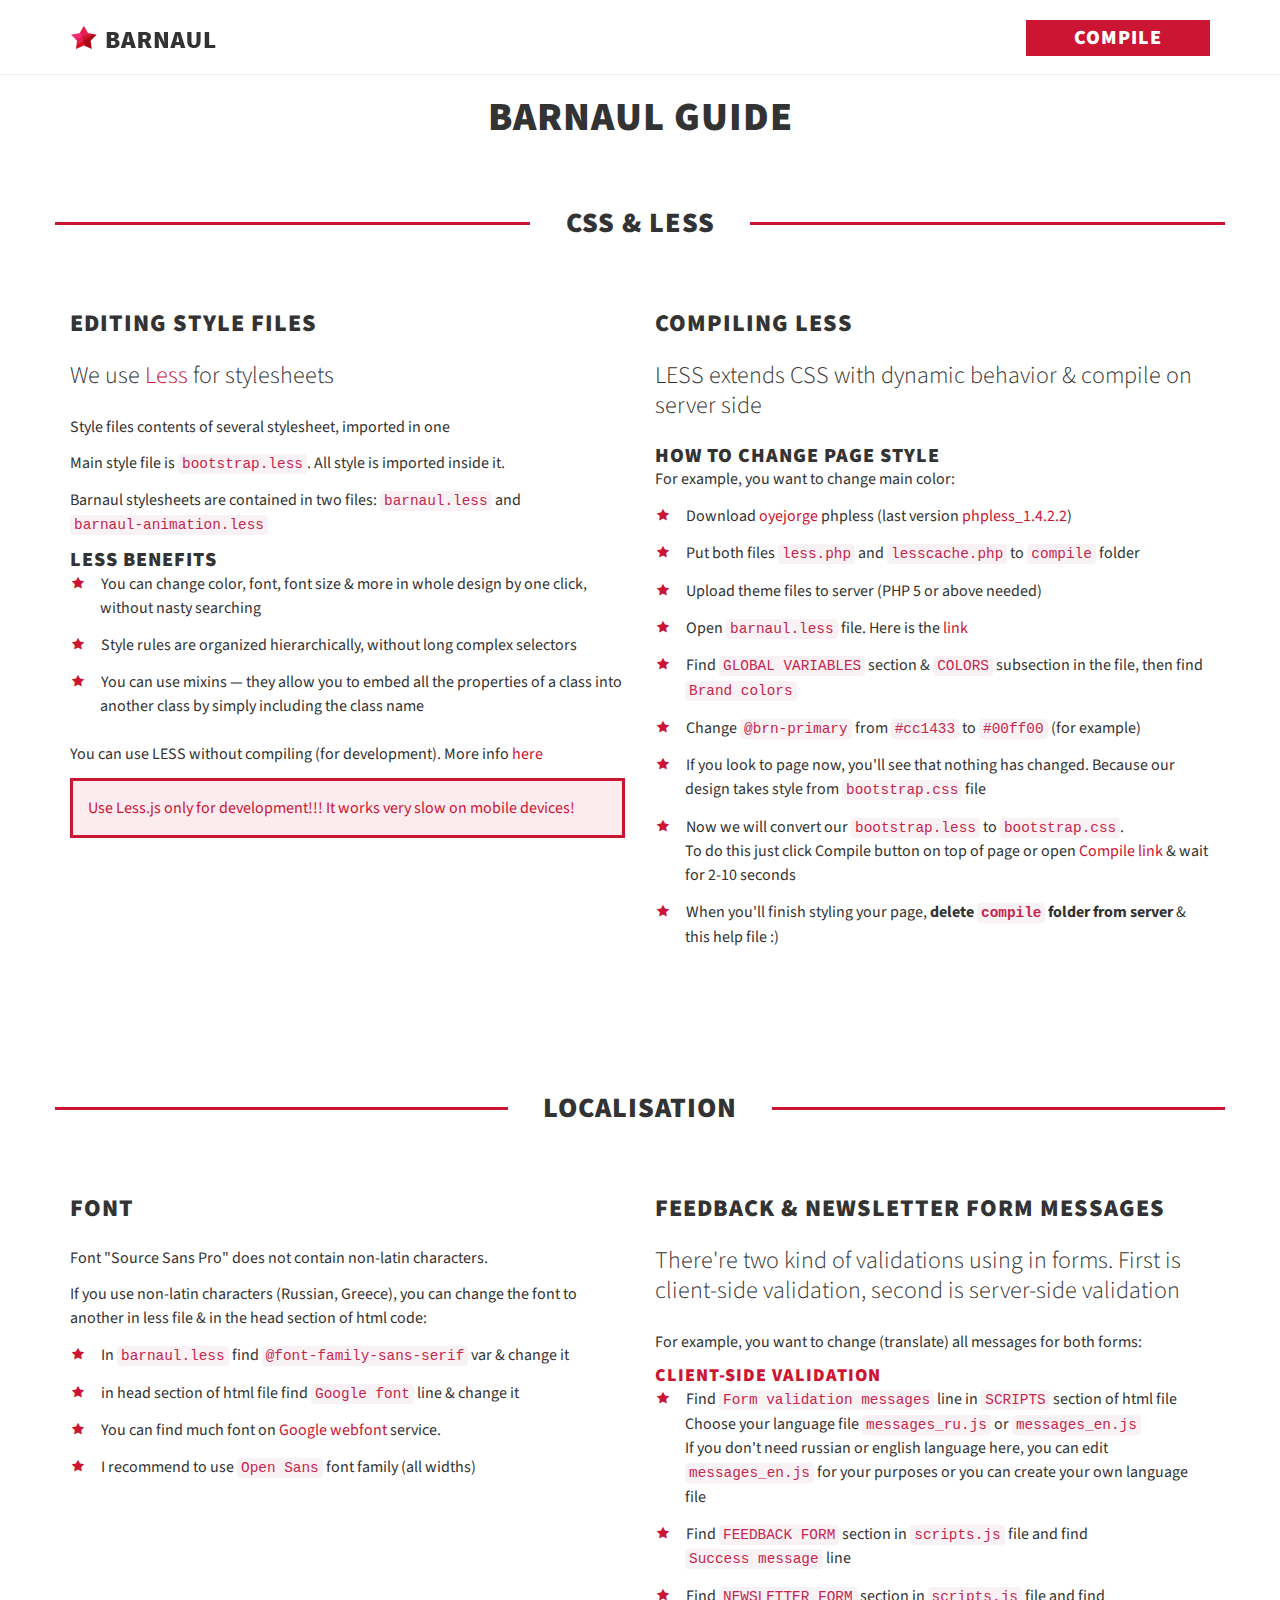
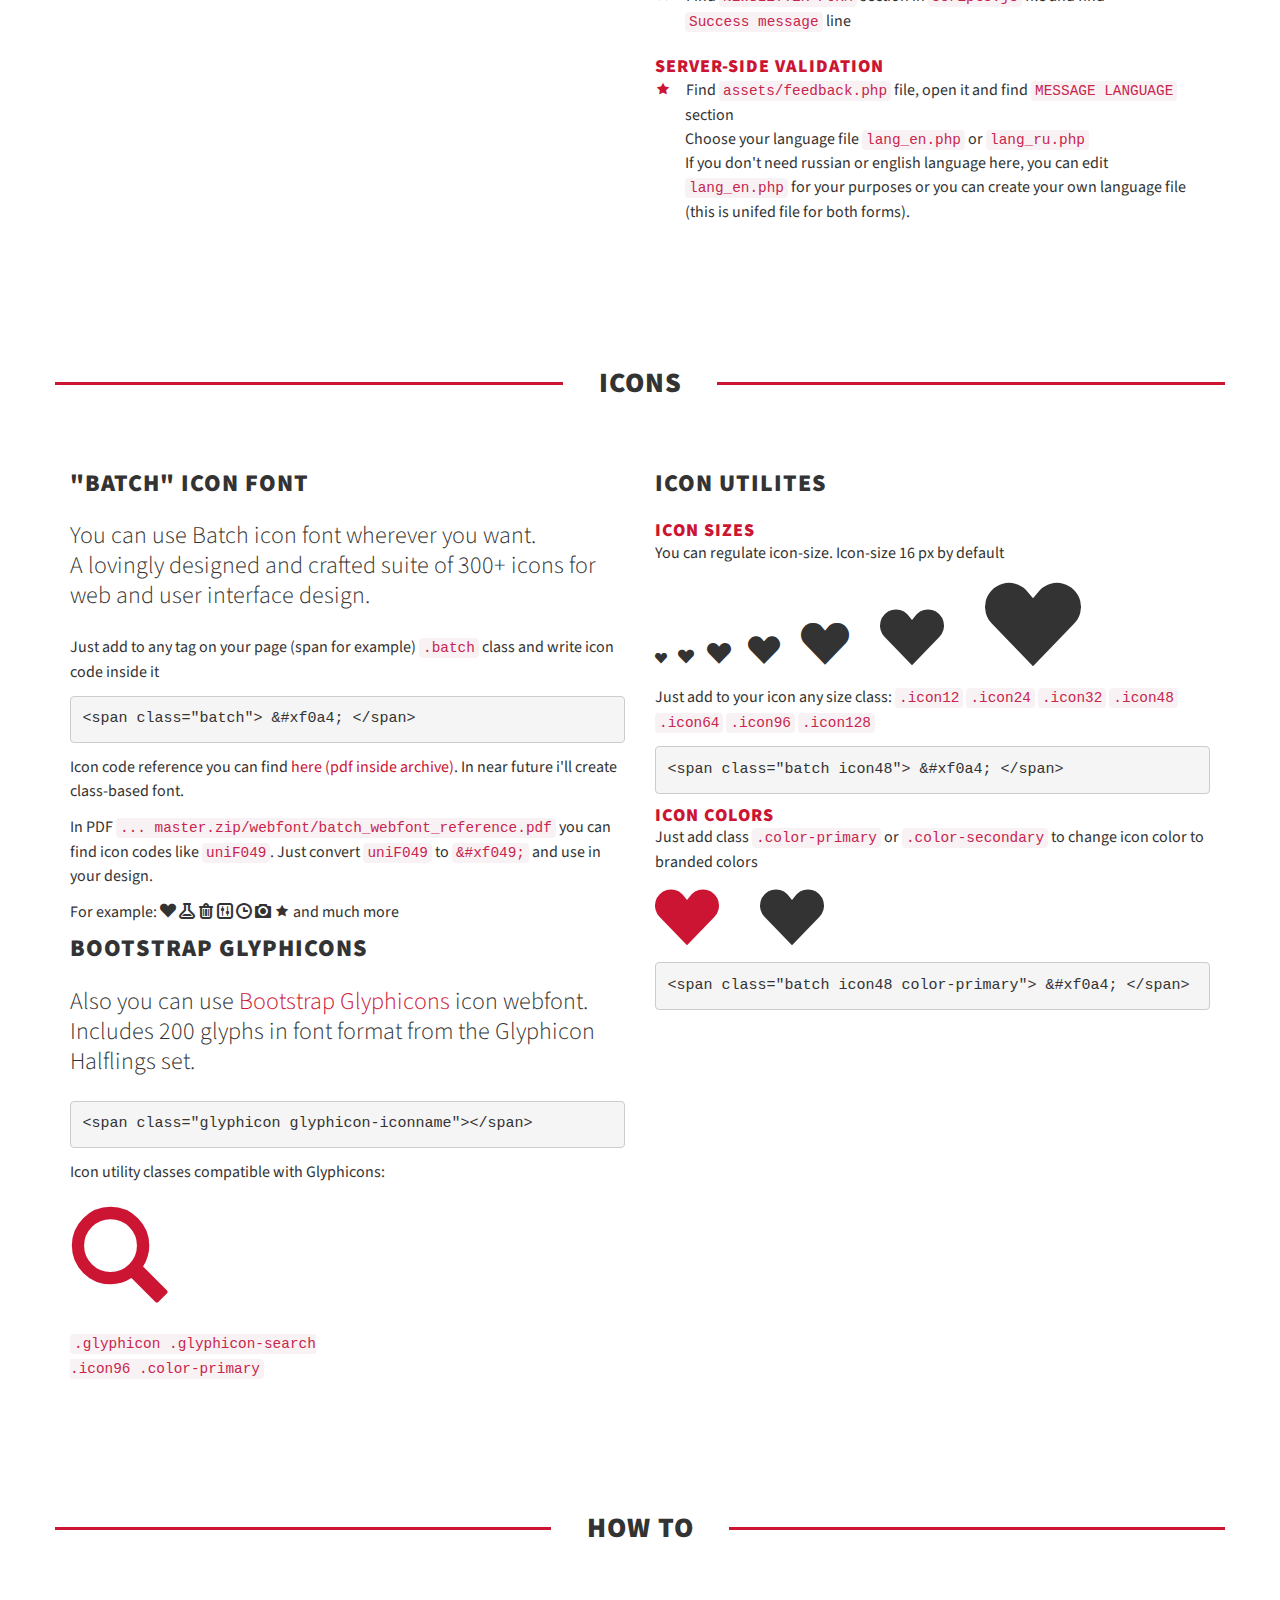
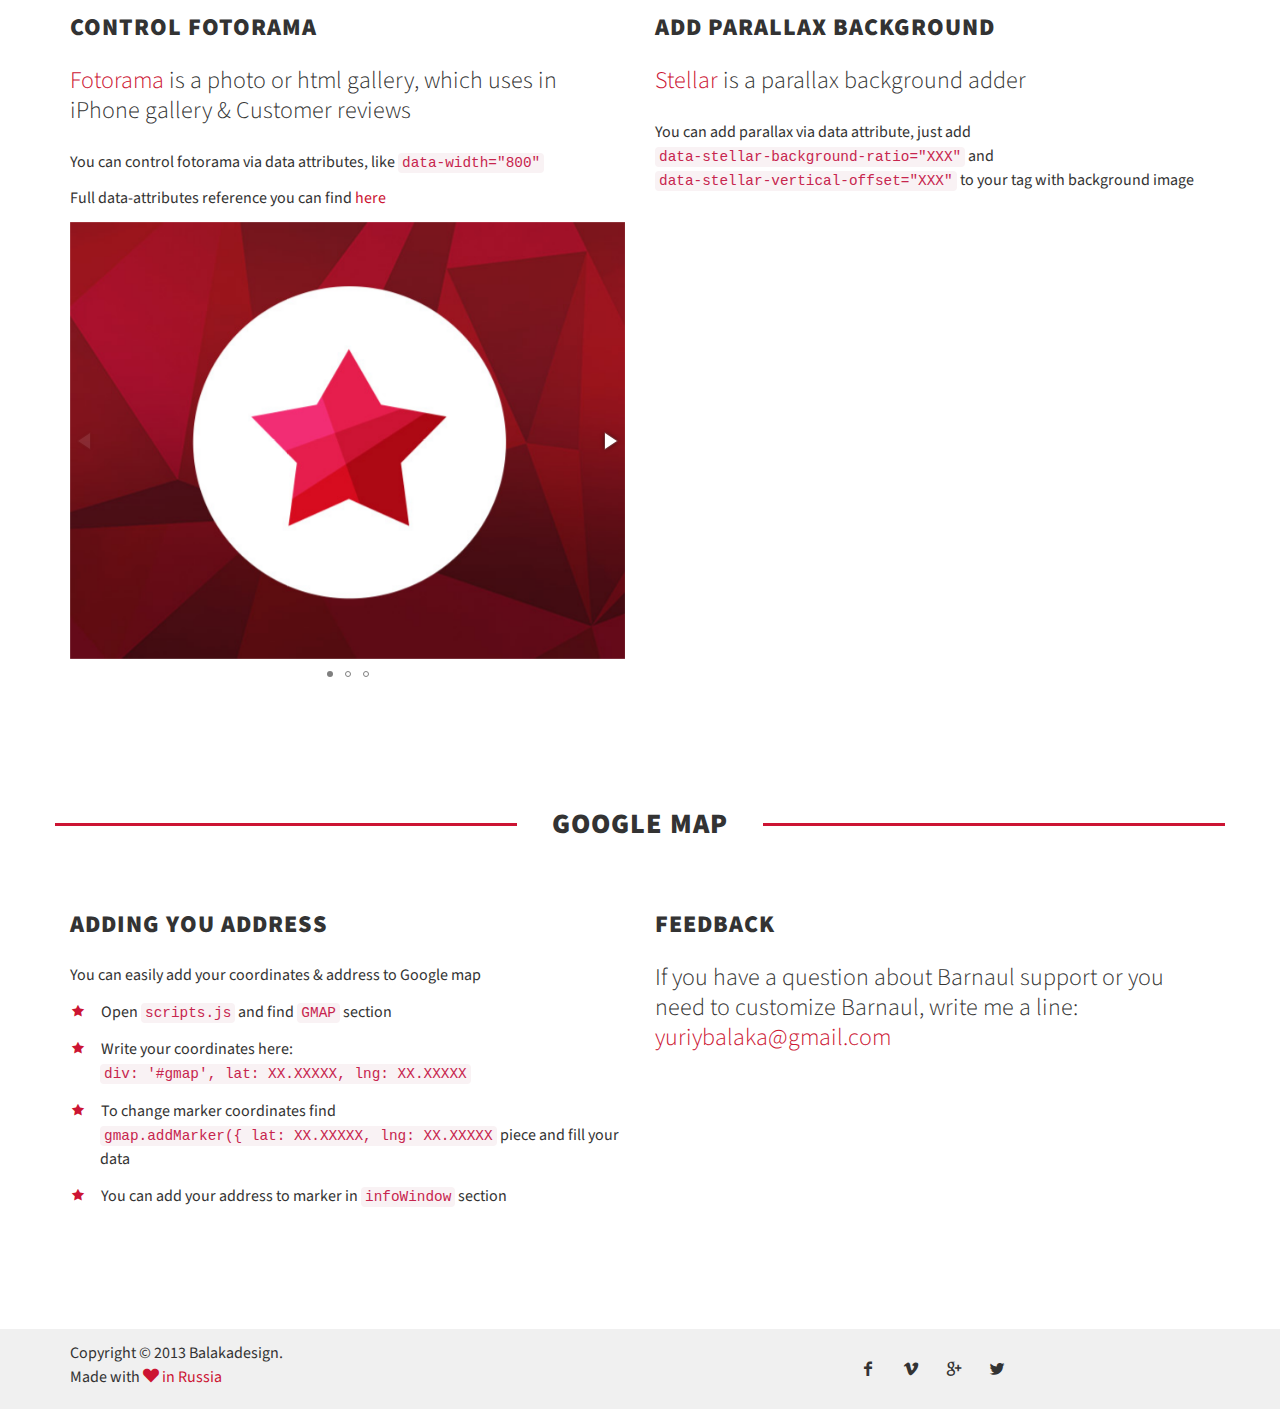
<file: help.html>
<!DOCTYPE html>
<html lang="en">


<!-- ===================================================== HEAD ==================================================== -->
<head>


    <!-- ====== META TAGS ===== -->
    <meta charset="utf-8">
    <meta name="viewport" content="width=device-width, initial-scale=1.0">
    <meta name="author" content="Balakadesign">


    <!-- ===== SEO META TAGS ===== -->
    <meta name="description" content="">
    <meta name="keywords" content="">
    <title>Page Name — Barnaul</title>


    <!-- ===== FAVICONS ===== -->
    <link rel="apple-touch-icon-precomposed" sizes="144x144" href="ico/apple-touch-icon-144-precomposed.png">
    <link rel="apple-touch-icon-precomposed" sizes="114x114" href="ico/apple-touch-icon-114-precomposed.png">
    <link rel="apple-touch-icon-precomposed" sizes="72x72" href="ico/apple-touch-icon-72-precomposed.png">
    <link rel="apple-touch-icon-precomposed" href="ico/apple-touch-icon-57-precomposed.png">
    <link rel="shortcut icon" href="ico/favicon.ico" />


    <!-- ===== STYLE LINKS ===== -->

    <!-- Google font -->
    <link href='http://fonts.googleapis.com/css?family=Source+Sans+Pro:300,400,700,900,300italic,400italic,700italic,900italic' rel='stylesheet' type='text/css'>

    <!-- Lightbox — image overlay -->
    <link rel="stylesheet" href="css/lightbox.css" type="text/css">

    <!-- Fotorama — image & html gallery-->
    <link rel="stylesheet" href="css/fotorama.css" type="text/css">

    <!-- Scrollyeah — scroll floated elements-->
    <link rel="stylesheet" href="css/scrollyeah.min.css" type="text/css">

    <!-- Barnaul & bootstrap style file -->
    <link rel="stylesheet" href="css/bootstrap.css" type="text/css">

    <!-- HTML5 shim and Respond.js IE8 support of HTML5 elements and media queries -->
    <!--[if lt IE 9]>
    <script src="js/html5shiv.js"></script>
    <script src="js/respond.min.js"></script>
    <![endif]-->
</head>
<!-- =================================================== HEAD END ================================================== -->


<body>

<!-- =================================================== HEADER ==================================================== -->
<header>
    <section id="header">
        <!-- Main menu -->
        <nav class="navbar navbar-barnaul" role="navigation">
            <div class="container">

                <!-- Collapse button design -->
                <div class="navbar-header">
                    <button type="button" class="navbar-toggle" data-toggle="collapse" data-target="#brn-navbar-collapse-1">
                        <!-- You can change batch icon to your own -->
                        <span class="batch icon32">&#xf0AA;</span>
                    </button>
                    <!-- logo image -->
                    <a class="navbar-brand" href="#header"><img src="/img/barnaul-logo.png" alt="Barnaul"/></a>
                </div>
                <!-- Collapse button design end -->

                <!-- Collapsing navbar -->
                <div class="collapse navbar-collapse" id="brn-navbar-collapse-1">
                    <!-- You can add menu items near logotype, just delete comment tag
                    <ul class="nav navbar-nav">
                        <li class="active"><a href="#">Link</a></li>
                        <li><a href="#">Link</a></li>
                    </ul> -->

                    <!-- Right navbar part -->
                    <ul class="nav navbar-nav navbar-right">
                        <!--<li><a href="#brn-features">Features</a></li>
                        <li><a href="#brn-portfolio">Portfolio</a></li>
                        <li><a href="#brn-pricing">Pricing</a></li>
                        <li><a href="#brn-reviews">Reviews</a></li>-->

                        <!-- You can add button or dropdown item here -->
                        <!-- Just delete comment tags -->

                        <!-- Button -->
                        <li><a href="compile/index.php" class="btn btn-primary">Compile</a></li>

                        <!-- Dropdown -->
                        <!--<li class="dropdown">
                           <a href="#" class="dropdown-toggle" data-toggle="dropdown">Dropdown <b class="caret"></b></a>
                           <ul class="dropdown-menu">
                               <li><a href="#">Action</a></li>
                               <li><a href="#">Another action</a></li>
                               <li><a href="#">Something else here</a></li>
                               <li><a href="#">Separated link</a></li>
                           </ul>
                       </li>-->

                    </ul><!-- Right navbar part end -->
                </div><!-- Collapsing navbar end -->
            </div>
        </nav>
        <!-- Main menu end-->
    </section>
</header>
<!-- ================================================= HEADER END ================================================== -->

<!-- ================================================ CSS & LESS =================================================== -->
<section>

    <div class="container">

        <!-- Section header -->
        <header>
            <div class="row">
                <div class="col-xs-12">
                    <h1 class="text-center">Barnaul guide<br><br></h1>
                    <!-- Don't forget to use span tag for center lines -->
                    <h2 class="stripe"><span>CSS & LESS</span></h2>
                </div>
            </div>
        </header>
        <!-- Section header-->

        <div class="row">
            <div class="col-sm-6">

                <h3>Editing style files</h3>

                <p class="lead">We use <a href="http://lesscss.org/">Less</a> for stylesheets</p>
                <p>Style files contents of several stylesheet, imported in one</p>
                <p>Main style file is <code>bootstrap.less</code>. All style is imported inside it.</p>
                <p>Barnaul stylesheets are contained in two files: <code>barnaul.less</code> and <code>barnaul-animation.less</code></p>

                <h4>Less benefits</h4>
                <ul class="icon icon-star">
                    <li>You can change color, font, font size & more in whole design by one click, without nasty searching</li>
                    <li>Style rules are organized hierarchically, without long complex selectors</li>
                    <li>You can use mixins — they allow you to embed all the properties of a class into another class by simply including the class name </li>
                </ul>

                <p>You can use LESS without compiling (for development). More info <a href="http://lesscss.org/#usage">here</a></p>
                <p class="alert alert-danger">Use Less.js only for development!!! It works very slow on mobile devices!</p>

            </div><!-- /col-sm-6 -->

            <div class="col-sm-6">

                <h3>Compiling less</h3>

                <p class="lead">LESS extends CSS with dynamic behavior & compile on server side</p>

                <h4>How to change page style</h4>

                <p>For example, you want to change main color:</p>

                <ul class="icon icon-star">
                    <li>Download <a href="https://github.com/oyejorge">oyejorge</a> phpless (last version <a href="https://github.com/oyejorge/less.php/releases/download/v1.4.2.2/phpless_1.4.2.2.zip">phpless_1.4.2.2</a>)</li>
                    <li>Put both files <code>less.php</code> and <code>lesscache.php</code> to <code>compile</code> folder</li>
                    <li>Upload theme files to server (PHP 5 or above needed)</li>
                    <li>Open <code>barnaul.less</code> file. Here is the <a href="css/barnaul.less">link</a></li>
                    <li>Find <code>GLOBAL VARIABLES</code> section & <code>COLORS</code> subsection in the file, then find <code>Brand colors</code></li>
                    <li>Change <code>@brn-primary</code> from <code>#cc1433</code> to <code>#00ff00</code> (for example)</li>
                    <li>If you look to page now, you'll see that nothing has changed. Because our design takes style from <code>bootstrap.css</code> file</li>
                    <li>Now we will convert our <code>bootstrap.less</code> to <code>bootstrap.css</code>.<br>
                        To do this just click Compile button on top of page or open <a href="compile/index.php" target="_blank">Compile link</a> & wait for 2-10 seconds</li>
                    <li>When you'll finish styling your page, <strong>delete <code>compile</code> folder from server</strong> & this help file :)</li>
                </ul>


            </div><!-- /col-sm-6 -->
        </div><!-- /row -->
    </div><!-- /container -->
</section>
<!-- =============================================== CSS & LESS END ================================================ -->

<!-- =============================================== LOCALISATION ================================================== -->
<section>

    <div class="container">

        <!-- Section header -->
        <header>
            <div class="row">
                <div class="col-xs-12">
                    <!-- Don't forget to use span tag for center lines -->
                    <h2 class="stripe"><span>Localisation</span></h2>
                </div>
            </div>
        </header>
        <!-- Section header-->

        <div class="row">
            <div class="col-sm-6">

                <h3>Font</h3>

                <p>Font "Source Sans Pro" does not contain non-latin characters.</p>
                <p>If you use non-latin characters (Russian, Greece), you can change the font to another in less file & in the head section of html code:</p>
                <ul class="icon icon-star">
                    <li>In <code>barnaul.less</code> find <code>@font-family-sans-serif</code> var & change it</li>
                    <li>in head section of html file find <code>Google font</code> line & change it</li>
                    <li>You can find much font on <a href="http://www.google.com/fonts/">Google webfont</a> service.</li>
                    <li>I recommend to use <code>Open Sans</code> font family (all widths)</li>
                </ul>

            </div><!-- /col-sm-6 -->

            <div class="col-sm-6">

                <h3>Feedback & Newsletter form messages</h3>

                <p class="lead">There're two kind of validations using in forms. First is client-side validation, second is server-side validation</p>
                <p>For example, you want to change (translate) all messages for both forms:</p>

                <h5 class="color-primary">Client-side validation</h5>

                <ul class="icon icon-star">
                    <li>Find <code>Form validation messages</code> line in <code>SCRIPTS</code> section of html file<br>
                        Choose your language file <code>messages_ru.js</code> or <code>messages_en.js</code><br>
                        If you don't need russian or english language here, you can edit <code>messages_en.js</code> for your purposes or you can create your own language file</li>
                    <li>Find <code>FEEDBACK FORM</code> section in <code>scripts.js</code> file and find <code>Success message</code> line</li>
                    <li>Find <code>NEWSLETTER FORM</code> section in <code>scripts.js</code> file and find <code>Success message</code> line</li>
                </ul>

                <h5 class="color-primary">Server-side validation</h5>

                <ul class="icon icon-star">
                    <li>Find <code>assets/feedback.php</code> file, open it and find <code>MESSAGE LANGUAGE</code> section<br>
                        Choose your language file <code>lang_en.php</code> or <code>lang_ru.php</code><br>
                        If you don't need russian or english language here, you can edit <code>lang_en.php</code> for your purposes or you can create your own language file (this is unifed file for both forms).
                    </li>
                </ul>

            </div><!-- /col-sm-6 -->


        </div><!-- /row -->
    </div><!-- /container -->
</section>
<!-- =============================================== LOCALISATION END ============================================== -->

<!-- =================================================== ICONS ===================================================== -->
<section>

    <div class="container">

        <!-- Section header -->
        <header>
            <div class="row">
                <div class="col-xs-12">
                    <!-- Don't forget to use span tag for center lines -->
                    <h2 class="stripe"><span>Icons</span></h2>
                </div>
            </div>
        </header>
        <!-- Section header-->

        <div class="row">
            <div class="col-sm-6">

                <h3>"Batch" icon font</h3>

                <p class="lead">You can use Batch icon font wherever you want. A&nbsp;lovingly designed and crafted suite of 300+ icons for web and user interface design.</p>
                <p>Just add to any tag on your page (span for example) <code>.batch</code> class and write icon code inside it</p>
                <pre>&lt;span class="batch"&gt; &amp;#xf0a4; &lt;/span&gt;</pre>
                <p>Icon code reference you can find <a href="http://adamwhitcroft.com/batch/">here (pdf inside archive)</a>. In near future i'll create class-based font.</p>
                <p>In PDF <code>... master.zip/webfont/batch_webfont_reference.pdf</code> you can find icon codes like <code>uniF049</code>. Just convert <code>uniF049</code> to <code>&amp;#xf049;</code> and use in your design.</p>
                <p>For example:
                    <span class="batch"> &#xf049;</span>
                    <span class="batch"> &#xf050;</span>
                    <span class="batch"> &#xf056;</span>
                    <span class="batch"> &#xf06b;</span>
                    <span class="batch"> &#xf090;</span>
                    <span class="batch"> &#xf078;</span>
                    <span class="batch"> &#xf15d;</span>
                    and much more
                </p>

                <h3>Bootstrap Glyphicons</h3>

                <p class="lead">Also you can use <a href="http://getbootstrap.com/components/#glyphicons">Bootstrap Glyphicons</a> icon webfont. Includes 200 glyphs in font format from the Glyphicon Halflings set.</p>

                <pre>&lt;span class="glyphicon glyphicon-iconname"&gt;&lt;/span&gt;</pre>

                <p>Icon utility classes compatible with Glyphicons:</p>

                <p><span class="glyphicon glyphicon-search icon96 color-primary"></span><br><br><code> .glyphicon .glyphicon-search<br>.icon96 .color-primary</code></p>

            </div><!-- /col-sm-6 -->

            <div class="col-sm-6">

                <h3>Icon utilites</h3>

                <h5 class="color-primary">Icon sizes</h5>

                <p>You can regulate icon-size. Icon-size 16 px by default</p>
                <p class="batch icon12"> &#xf049; &nbsp;</p>
                <p class="batch"> &#xf049; &nbsp;</p>
                <p class="batch icon24"> &#xf049; &nbsp;</p>
                <p class="batch icon32"> &#xf049; &nbsp;</p>
                <p class="batch icon48"> &#xf049; &nbsp;</p>
                <p class="batch icon64"> &#xf049; &nbsp;</p>
                <p class="batch icon96"> &#xf049; &nbsp;</p>

                <p>Just add to your icon any size class: <code>.icon12</code> <code>.icon24</code> <code>.icon32</code> <code>.icon48</code> <code>.icon64</code> <code>.icon96</code> <code>.icon128</code></p>
                <pre>&lt;span class="batch icon48"&gt; &amp;#xf0a4; &lt;/span&gt;</pre>


                <h5 class="color-primary">Icon colors</h5>

                <p>Just add class <code>.color-primary</code> or <code>.color-secondary</code> to change icon color to branded colors</p>

                <p class="batch icon64 color-primary"> &#xf049; &nbsp;</p>
                <p class="batch icon64 color-secondary"> &#xf049; &nbsp;</p>

                <pre>&lt;span class="batch icon48 color-primary"&gt; &amp;#xf0a4; &lt;/span&gt;</pre>

            </div><!-- /col-sm-6 -->


        </div><!-- /row -->
    </div><!-- /container -->
</section>
<!-- ================================================== ICONS END ================================================== -->

<!-- =================================================== HOW TO ==================================================== -->
<section>

    <div class="container">

        <!-- Section header -->
        <header>
            <div class="row">
                <div class="col-xs-12">
                    <!-- Don't forget to use span tag for center lines -->
                    <h2 class="stripe"><span>How to</span></h2>
                </div>
            </div>
        </header>
        <!-- Section header-->

        <div class="row">
            <div class="col-sm-6">

                <h3>Control fotorama</h3>

                <p class="lead"><a href="http://fotorama.io">Fotorama</a> is a photo or html gallery, which uses in iPhone gallery & Customer reviews</p>

                <p>You can control fotorama via data attributes, like <code>data-width="800"</code></p>
                <p>Full data-attributes reference you can find <a href="http://fotorama.io/customize/">here</a></p>

                <div class="fotorama">
                    <img src="img/port1.jpg" alt="port1"/>
                    <img src="img/port2.jpg" alt="port2"/>
                    <img src="img/port3.jpg" alt="port3"/>
                </div>

            </div><!-- /col-sm-6 -->

            <div class="col-sm-6">

                <h3>Add parallax background</h3>

                <p class="lead"><a href="http://markdalgleish.com/projects/stellar.js/">Stellar</a> is a parallax background adder</p>

                <p>You can add parallax via data attribute, just add <code>data-stellar-background-ratio="XXX"</code> and <code> data-stellar-vertical-offset="XXX"</code> to your tag with background image</p>

                <div style="background: url('img/bg-red.jpg') top center no-repeat; height: 438px; margin-top: 30px;" data-stellar-background-ratio="0.5"></div>

            </div><!-- /col-sm-6 -->


        </div><!-- /row -->
    </div><!-- /container -->
</section>
<!-- ================================================== HOW TO END ================================================= -->

<!-- ================================================= GOOGLE MAP ================================================== -->
<section>

    <div class="container">

        <!-- Section header -->
        <header>
            <div class="row">
                <div class="col-xs-12">
                    <!-- Don't forget to use span tag for center lines -->
                    <h2 class="stripe"><span>Google map</span></h2>
                </div>
            </div>
        </header>
        <!-- Section header-->

        <div class="row">
            <div class="col-sm-6">

                <h3>Adding you address</h3>

                <p>You can easily add your coordinates & address to Google map</p>

                <ul class="icon icon-star">
                    <li>Open <code>scripts.js</code> and find <code>GMAP</code> section</li>
                    <li>Write your coordinates here: <code>div: '#gmap', lat: XX.XXXXX, lng: XX.XXXXX</code></li>
                    <li>To change marker coordinates find <code>gmap.addMarker({ lat: XX.XXXXX, lng: XX.XXXXX</code> piece and fill your data</li>
                    <li>You can add your address to marker in <code>infoWindow</code> section</li>
                </ul>

            </div><!-- /col-sm-6 -->

            <div class="col-sm-6">

                <h3>Feedback</h3>
                
                <p class="lead">If you have a question about Barnaul support or you need to customize Barnaul, write me a line: <a href="mailto:yuriybalaka@gmail.com">yuriybalaka@gmail.com</a></p>

            </div><!-- /col-sm-6 -->


        </div><!-- /row -->
    </div><!-- /container -->
</section>
<!-- ================================================ GOOGLE MAP END =============================================== -->

<!-- ================================================== FOOTER ===================================================== -->
<footer>
    <div class="container">
        <div class="row">
            <!-- Copyright -->
            <div class="col-sm-6">
                <p>Copyright © 2013 Balakadesign.<br>Made with  <a href="http://themeforest.net/user/balaka"> <span class="batch color-primary">&#xf049;</span> in Russia</a></p>
            </div><!-- /col-sm-6 -->

            <!-- Social Media icons -->
            <div class="col-sm-6 text-center">
                <a href="#" class="entypo-social sm-icon">&#xe618;</a>
                <a href="#" class="entypo-social sm-icon">&#xe61a;</a>
                <a href="#" class="entypo-social sm-icon">&#xe617;</a>
                <a href="#" class="entypo-social sm-icon">&#xe619;</a>
            </div><!-- /col-sm-6 -->
            <!-- Social Media icons end -->

        </div><!-- /row -->
    </div><!-- container -->
</footer>
<!-- ================================================ FOOTER END =================================================== -->

<!-- ================================================== SCRIPTS ==================================================== -->
<!-- You can delete unused scripts if you want -->

<!-- jQuery -->
<script src="//code.jquery.com/jquery-1.10.2.min.js" type="text/javascript"></script>

<!-- Fotorama — image & html gallery-->
<script src="js/fotorama.js" type="text/javascript"></script>

<!-- All bootstrap scripts in one -->
<script src="js/bootstrap.min.js" type="text/javascript"></script>

<!-- Stellar — background image parallax -->
<script src="js/stellar.js" type="text/javascript"></script>

<!-- Countdown -->
<script src="js/jquery.countdown.min.js" type="text/javascript"></script>

<!-- Barnaul custom scripts -->
<script src="js/scripts.js" type="text/javascript"></script>

<!-- ================================================ SCRIPTS END ================================================== -->
</body>
</html>
</file>
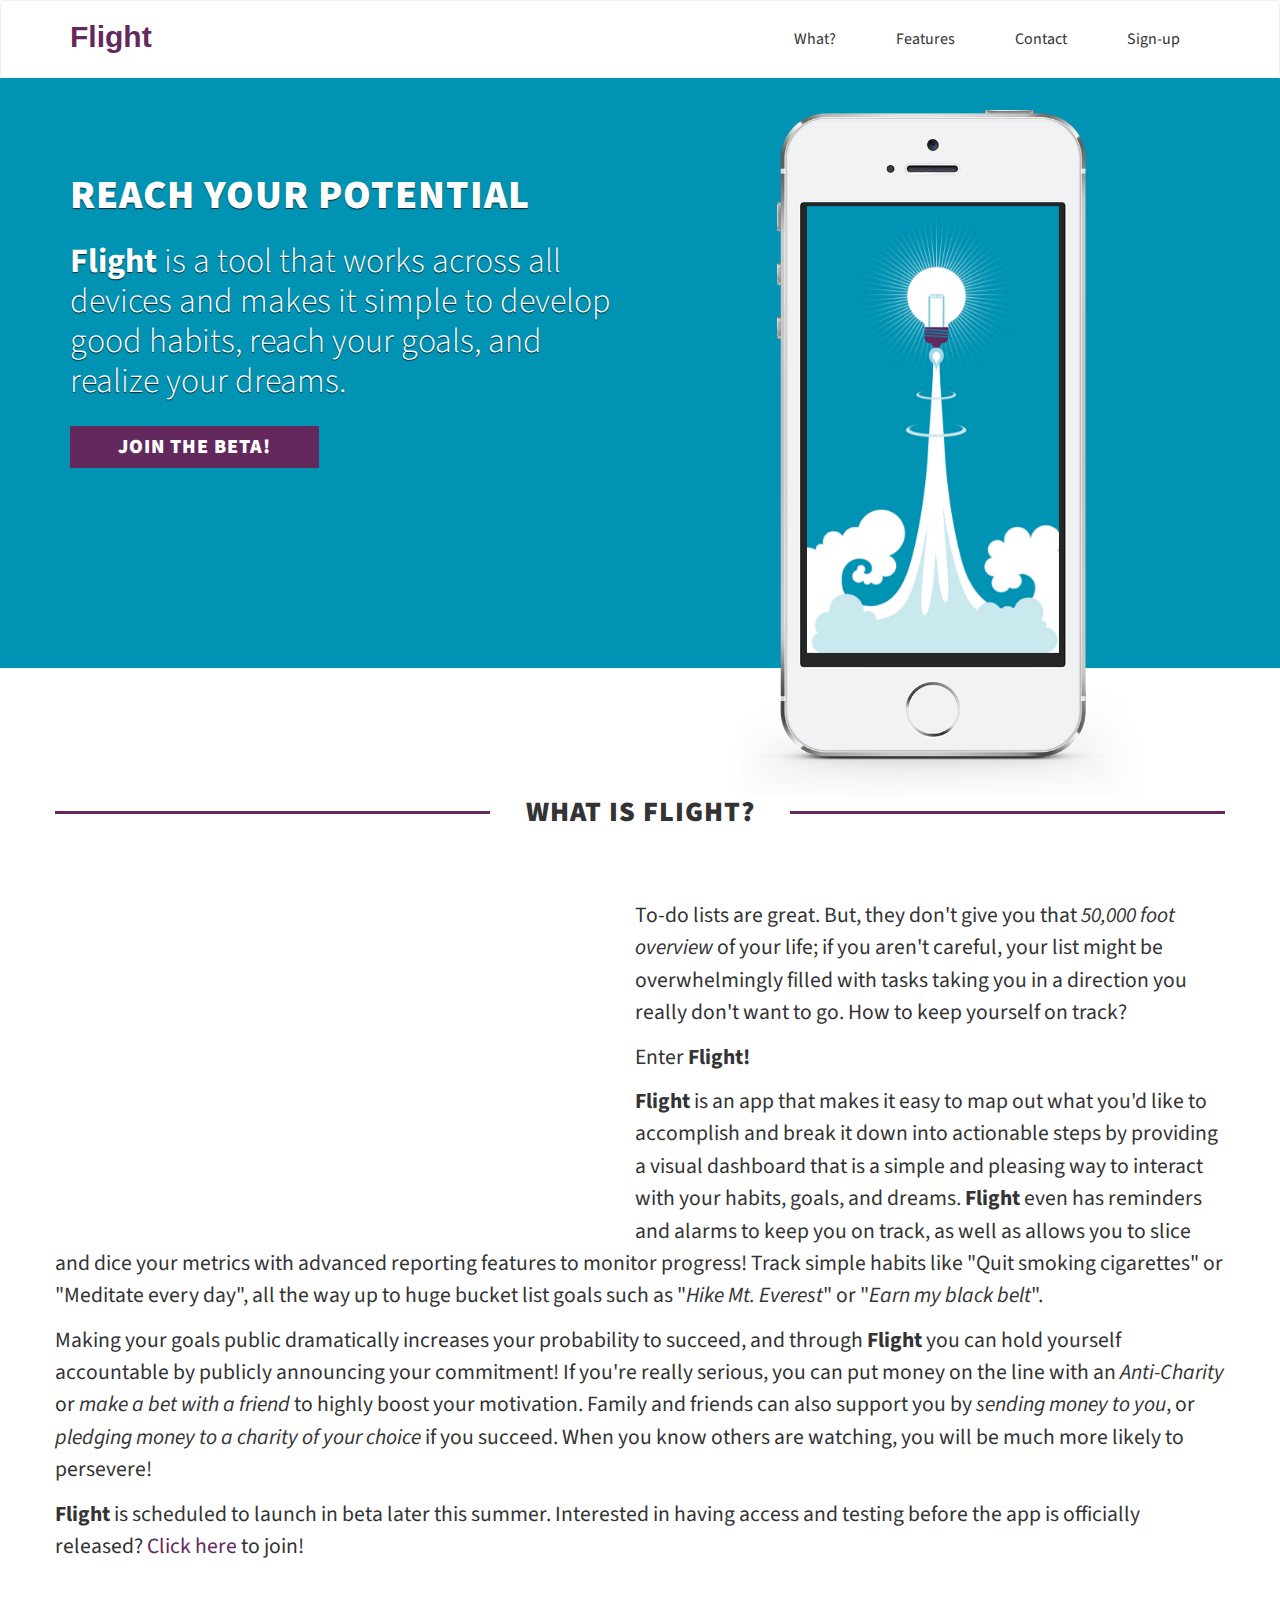
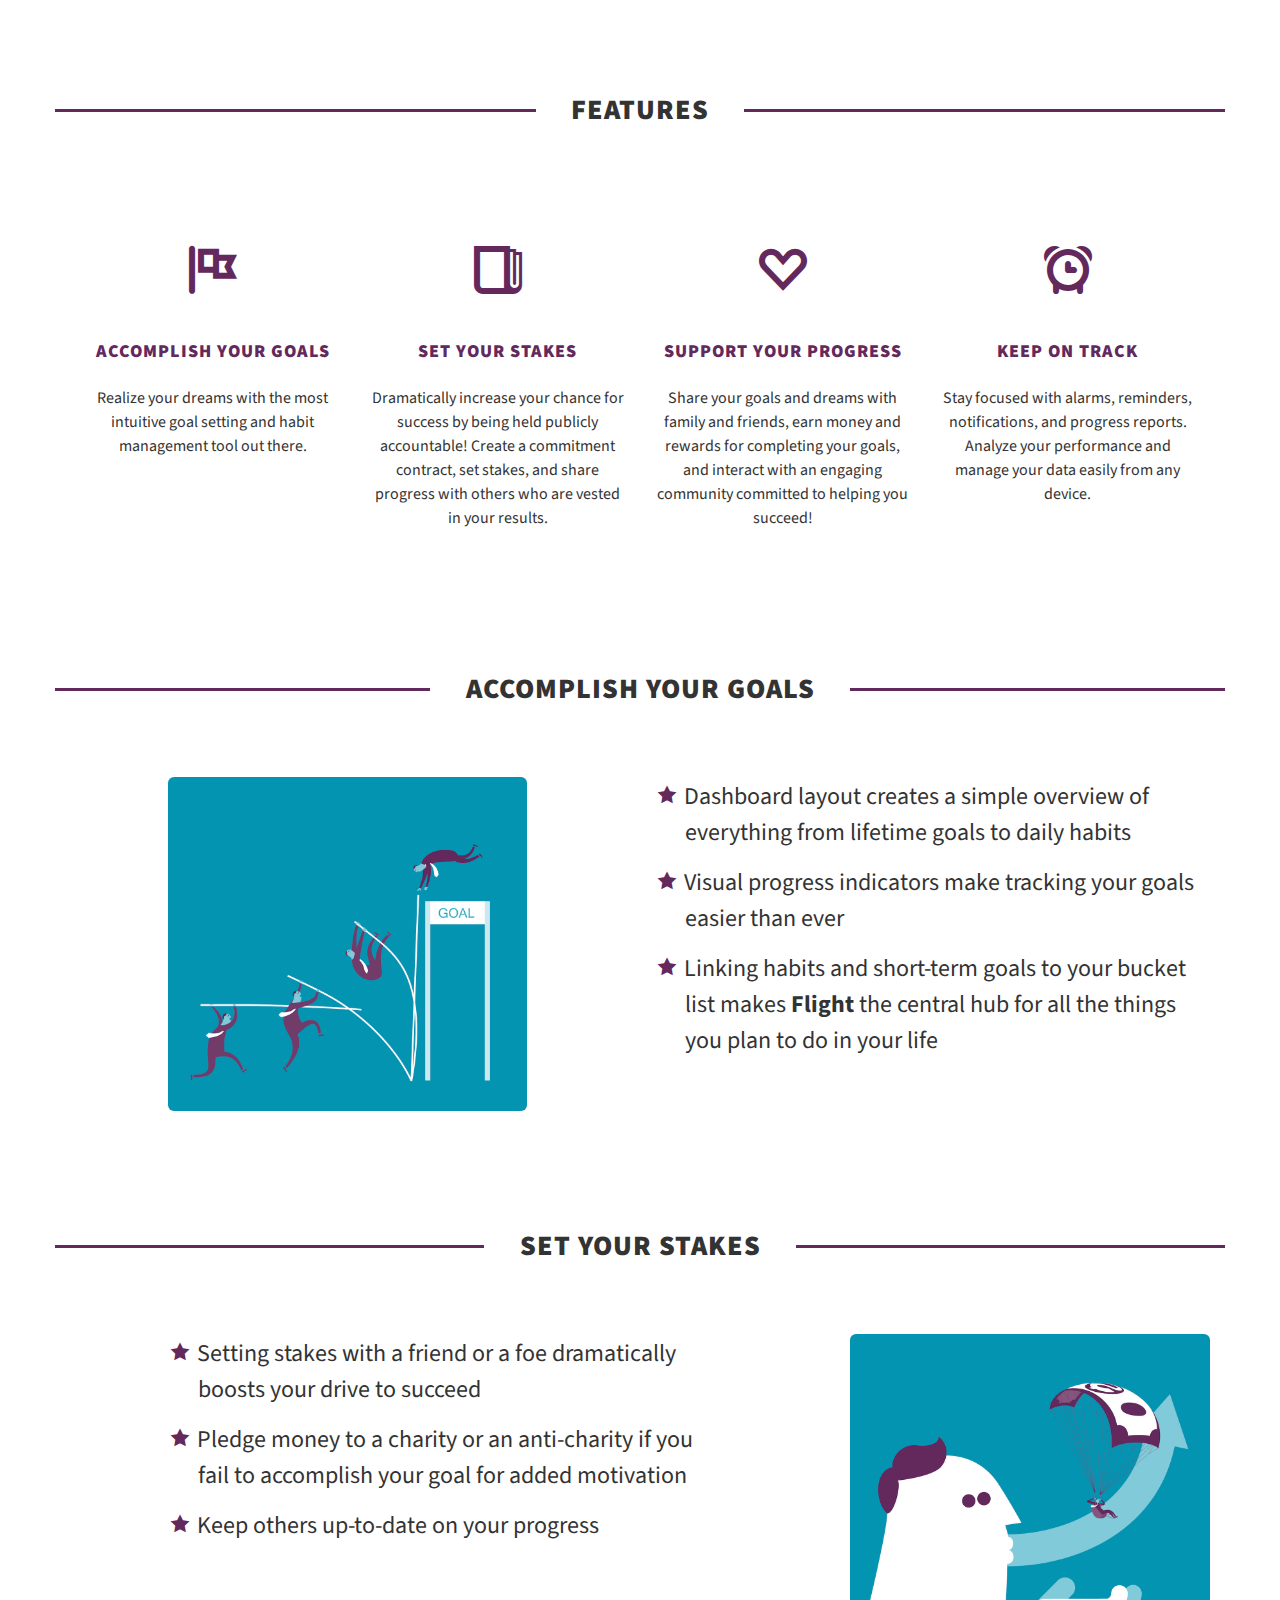
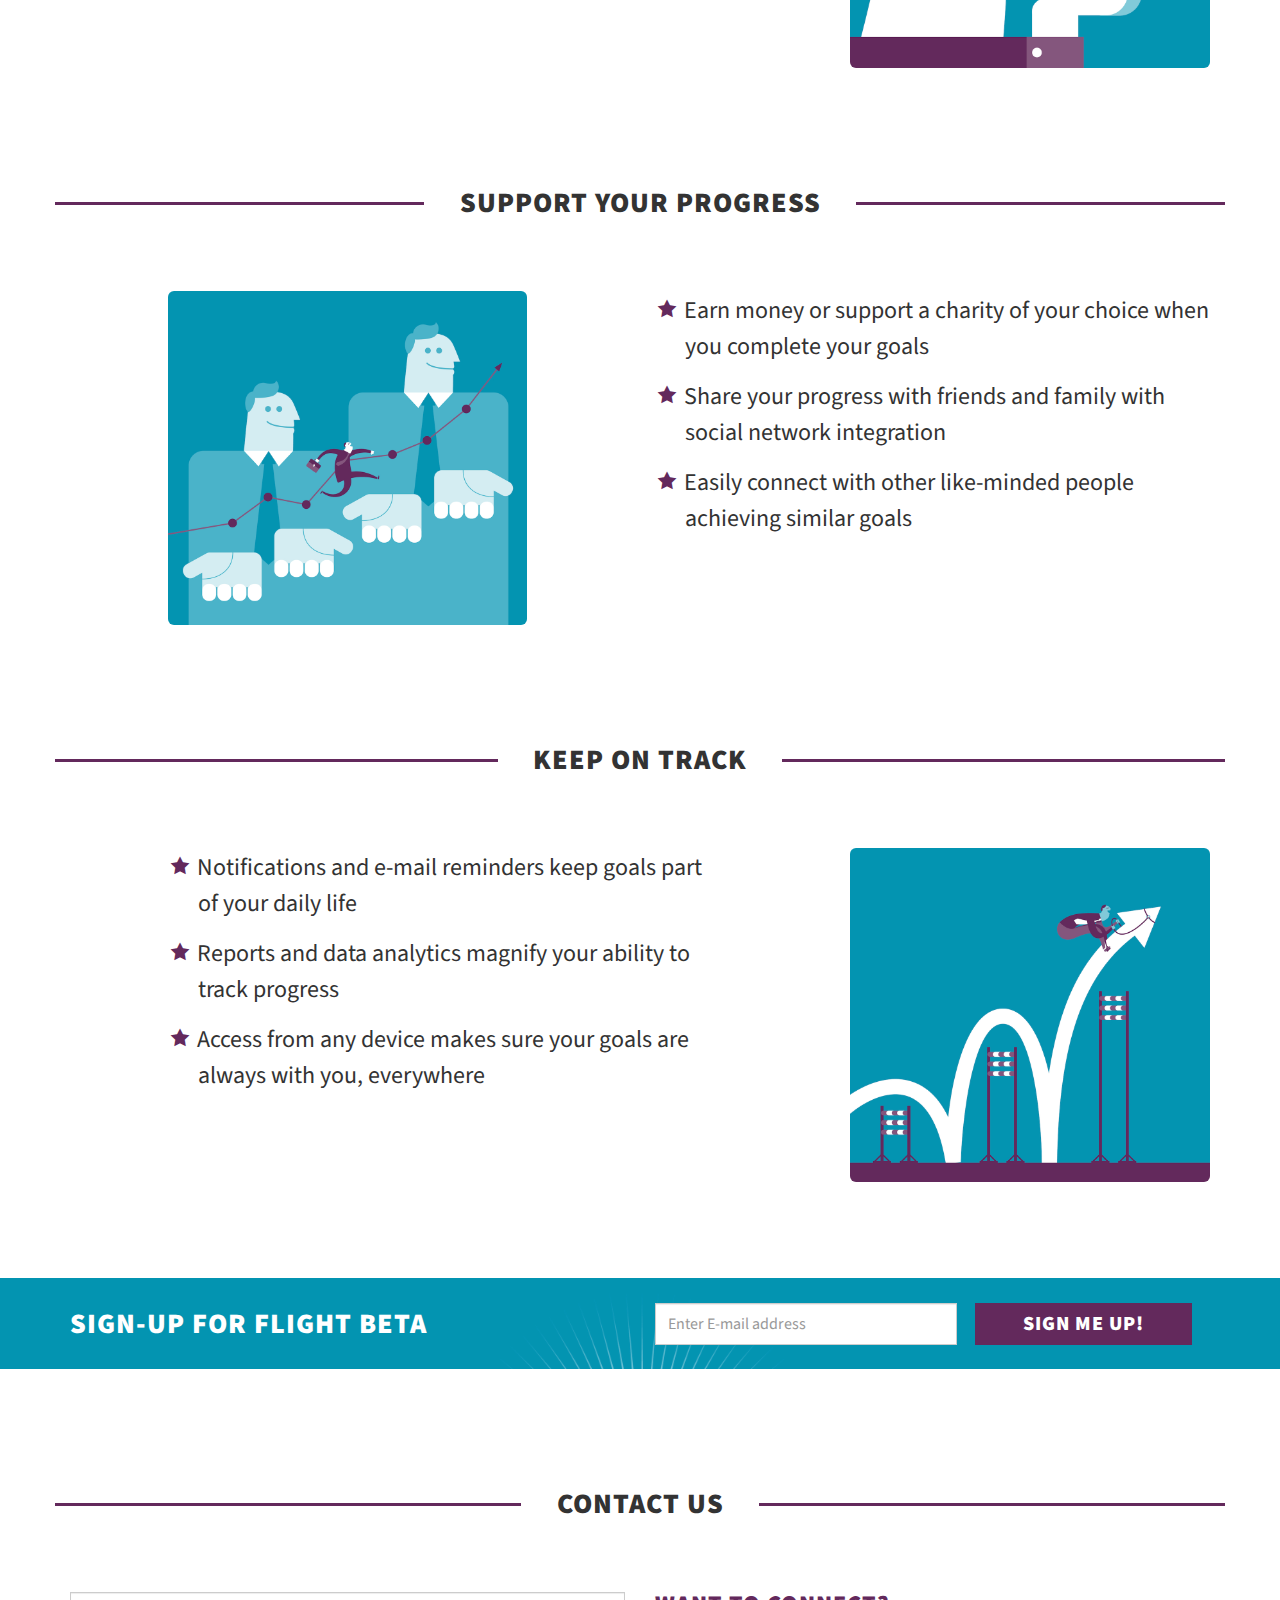
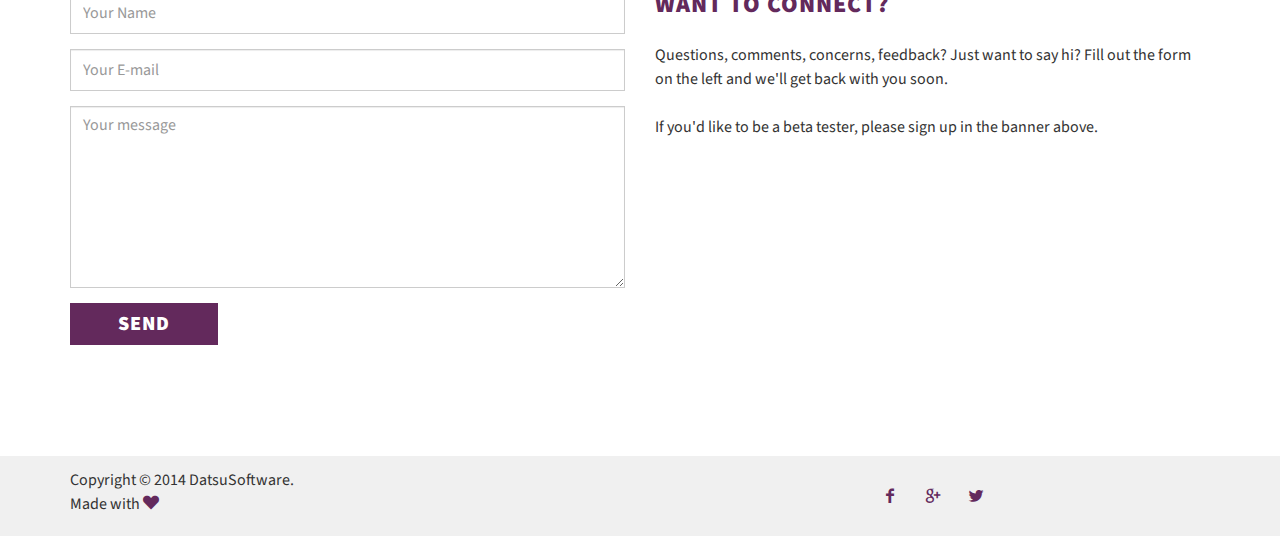
<file: home.html>
<!DOCTYPE html>
<html lang="en">

<!-- ===================================================== HEAD ==================================================== -->
<head>


    <!-- ====== META TAGS ===== -->
    <meta charset="utf-8">
    <meta name="viewport" content="width=device-width, initial-scale=1.0">
    <meta name="author" content="Balakadesign">


    <!-- ===== SEO META TAGS ===== -->
    <meta name="description" content="">
    <meta name="keywords" content="">
    <title>Flight.do</title>


    <!-- ===== FAVICONS ===== -->
    <link rel="apple-touch-icon-precomposed" sizes="144x144" href="ico/apple-touch-icon-144-precomposed.png">
    <link rel="apple-touch-icon-precomposed" sizes="114x114" href="ico/apple-touch-icon-114-precomposed.png">
    <link rel="apple-touch-icon-precomposed" sizes="72x72" href="ico/apple-touch-icon-72-precomposed.png">
    <link rel="apple-touch-icon-precomposed" href="ico/apple-touch-icon-57-precomposed.png">
    <link rel="shortcut icon" href="ico/favicon.ico" />


    <!-- ===== STYLE LINKS ===== -->

    <!-- Google font -->
    <link href='https://fonts.googleapis.com/css?family=Source+Sans+Pro:300,400,700,900,300italic,400italic,700italic,900italic' rel='stylesheet' type='text/css'>

    <!-- Lightbox — image overlay -->
    <link rel="stylesheet" href="css/lightbox.css" type="text/css">

    <!-- Fotorama — image & html gallery-->
    <link rel="stylesheet" href="css/fotorama.css" type="text/css">

    <!-- Scrollyeah — scroll floated elements-->
    <link rel="stylesheet" href="css/scrollyeah.min.css" type="text/css">

    <!-- Barnaul & bootstrap style file -->
    <link rel="stylesheet" href="css/bootstrap.css" type="text/css">

    <!-- HTML5 shim and Respond.js IE8 support of HTML5 elements and media queries -->
    <!--[if lt IE 9]>
    <script src="js/html5shiv.js"></script>
    <script src="js/respond.min.js"></script>
    <![endif]-->

    <link rel="stylesheet/less" type="text/css" href="css/bootstrap.less" />
    <script src="js/less.js" type="text/javascript"></script>

    <!-- Custom CSS -->
    <link rel="stylesheet" href="css/bootstrap_custom.css" type="text/css">

</head>
<!-- =================================================== HEAD END ================================================== -->

<!-- =================================================== HEADER ==================================================== -->
<header>
    <section id="header">
        <!-- Main menu -->
        <nav class="navbar navbar-barnaul" role="navigation">
            <div class="container">

                <!-- Collapse button design -->
                <div class="navbar-header">
                    <button type="button" class="navbar-toggle" data-toggle="collapse" data-target="#brn-navbar-collapse-1">
                        <!-- You can change batch icon to your own -->
                        <span class="batch icon32">&#xf0AA;</span>
                    </button>
                    <!-- logo image -->
                    <a class="navbar-brand" href="#header">
                        <!--img src="/img/barnaul-logo.png" alt="Barnaul"/-->
                        <span id = "brand"><b>Flight</b></span>
                    </a>
                </div>
                <!-- Collapse button design end -->

                <!-- Collapsing navbar -->
                <div class="collapse navbar-collapse" id="brn-navbar-collapse-1">
                    <!-- You can add menu items near logotype, just delete comment tag
                    <ul class="nav navbar-nav">
                        <li class="active"><a href="#">Link</a></li>
                        <li><a href="#">Link</a></li>
                    </ul> -->

                    <!-- Right navbar part -->
                    <ul class="nav navbar-nav navbar-right">
                        <li><a href="#brn-what">What?</a></li>
                        <li><a href="#brn-features">Features</a></li>
                        <li><a href="#brn-contact">Contact</a></li>
                        <li><a href="#brn-newsletter">Sign-up</a></li>
                        <!--
                            <li><a href="#brn-features">About</a></li>
                            <li><a href="#brn-portfolio">Portfolio</a></li>
                            <li><a href="#brn-pricing">Pricing</a></li>
                            <li><a href="#brn-reviews">Reviews</a></li>
                        -->
                        <!-- You can add button or dropdown item here -->
                        <!-- Just delete comment tags -->

                        <!-- Button -->
                        <!-- <li><a href="#" class="btn btn-primary">Button</a></li>-->

                        <!-- Dropdown -->
                        <!--<li class="dropdown">
                           <a href="#" class="dropdown-toggle" data-toggle="dropdown">Dropdown <b class="caret"></b></a>
                           <ul class="dropdown-menu">
                               <li><a href="#">Action</a></li>
                               <li><a href="#">Another action</a></li>
                               <li><a href="#">Something else here</a></li>
                               <li><a href="#">Separated link</a></li>
                           </ul>
                       </li>-->

                    </ul><!-- Right navbar part end -->
                </div><!-- Collapsing navbar end -->
            </div>
        </nav>
        <!-- Main menu end-->
    </section>
</header>
<!-- ================================================= HEADER END ================================================== -->


<body data-spy="scroll" data-target=".navbar-collapse" data-offset="76">
<!-- =================================================== PROMO ===================================================== -->
<section id="brn-promo" class="iphone-cover" data-stellar-background-ratio="0.5" data-stellar-vertical-offset="-76">
    <div class="container">
        <div class="row">

            <div class="col-md-6">
                <!-- Promo heading -->
                <!-- <h1>Achieve your habits, goals, and dreams!</h1> -->
                <h1>Reach your potential</h1>
                <p class="lead large">
                    <b>Flight</b> is a tool that works across all devices and makes it simple to develop good habits, reach your goals, and realize your dreams.
                </p>
                <a class="btn btn-default" href="#brn-newsletter">Join the beta!</a>
                <!-- Promo heading end -->

            </div><!-- /col-md-6 -->

            <div class="col-md-6 col-xs-12" style="position: relative;">

                <!-- iPhone gallery -->
                <div class="iphone-gallery-wrapper">
                    <div class="fotorama"
                         data-loop="true"
                         data-autoplay="4000"
                         data-nav="false"
                         >

                        <!-- gallery items (640 x 1136 px) -->
                        <img src="img/screen1.jpg" alt="screen1" />
                        <!--img src="img/screen1.jpg" alt="screen2"/>
                        <img src="img/screen1.jpg" alt="screen3"/-->
                        <!-- gallery items (end -->

                    </div>
                </div>
                <!-- iPhone gallery end -->

                <!-- iPhone gallery background -->
                <div class="iphone">
                    <img src="img/iphone.png" class="img-responsive" alt="iphone gallery background"/>
                </div>
                <!-- iPhone gallery background end -->

            </div><!-- /col-md-6 -->
        </div><!-- /row -->
    </div><!-- /container -->
</section>
<!-- ================================================= PROMO END =================================================== -->
<!-- Modal -->
<div id="myModal" class="modal hide fade" tabindex="-1" role="dialog" aria-labelledby="myModalLabel" aria-hidden="true">
  <div class="modal-header">
    <button type="button" class="close" data-dismiss="modal" aria-hidden="true">×</button>
    <h3 id="myModalLabel">Modal header</h3>
  </div>
  <div class="modal-body">
    <p>One fine body…</p>
  </div>
  <div class="modal-footer">
    <button class="btn" data-dismiss="modal" aria-hidden="true">Close</button>
    <button class="btn btn-primary">Save changes</button>
  </div>
</div>

<!-- ================================================= WHAT IS FLIGHT ============================================== -->

<section id="brn-what">
    <div class="container">

        <!-- Section header -->
        <header>
            <div class="row">
                <div class="col-xs-12">
                    <!-- Don't forget to use span tag for center lines -->
                    <h2 class="stripe"><span>What is Flight?</span></h2>
                </div>
            </div>
        </header>
        <!-- Section header end -->

        <div class="row" style="font-size:135%;text-align:left;">
          <div id = "videoContainer">
              <center><embed id = "vid" src="https://www.youtube.com/embed/BMwgfxmr83M" frameborder="0" allowfullscreen></center>
          </div>
              <p>To-do lists are great. But, they don't give you that <i>50,000 foot overview</i> of your life; if you aren't careful, your list might be overwhelmingly filled with tasks taking you in a direction you really don't want to go. How to keep yourself on track?</p>

              <p>Enter <b>Flight!</b></p>

              <p><b>Flight</b> is an app that makes it easy to map out what you'd like to accomplish and break it down into actionable steps by providing a visual dashboard that is a simple and pleasing way to interact with your habits, goals, and dreams. <b>Flight</b> even has reminders and alarms to keep you on track, as well as allows you to slice and dice your metrics with advanced reporting features to monitor progress! Track simple habits like "Quit smoking cigarettes" or "Meditate every day", all the way up to huge bucket list goals such as "<i>Hike Mt. Everest</i>" or "<i>Earn my black belt</i>".</p>

              <p>Making your goals public dramatically increases your probability to succeed, and through <b>Flight</b> you can hold yourself accountable by publicly announcing your commitment! If you're really serious, you can put money on the line with an <i>Anti-Charity</i> or <i>make a bet with a friend</i> to highly boost your motivation. Family and friends can also support you by <i>sending money to you</i>, or <i>pledging money to a charity of your choice</i> if you succeed. When you know others are watching, you will be much more likely to persevere!</p>

              <p><b>Flight</b> is scheduled to launch in beta later this summer. Interested in having access and testing before the app is officially released? <a href = "#brn-newsletter">Click here</a> to join!</p>
        </div><!-- /row -->
    </div><!-- /container -->
    <a id = "what"></a>
</section>

<!-- ================================================= WHAT IS FLIGHT END ========================================== -->

<!-- ================================================= FEATURES ==================================================== -->
<section id="brn-features">

    <div class="container">

        <!-- Section header -->
        <header>
            <div class="row">
                <div class="col-xs-12">
                    <!-- Don't forget to use span tag for center lines -->
                    <h2 class="stripe" id= "features"><span>Features</span></h2>
                </div>
            </div>
        </header>
        <!-- Section header-->

        <div class="row">
            <div class="col-sm-12">

                <!-- Feature item -->
                <div class="col-sm-3 text-center feature-item" id ="accomplishDiv">
                    <span class="batch icon48">&#xf15e;</span>
                    <!--h5 style = "font-size:103%;"--><h5>Accomplish Your Goals</h5><br />
                    <p>Realize your dreams with the most intuitive goal setting and habit management tool out there.</p>
                </div>
                <!-- Feature item end -->

                <!-- Feature item -->
                <div class="col-sm-3 text-center feature-item" id = "setYourStakesDiv">
                    <span class="batch icon48">&#xf109;</span>
                    <h5>Set Your Stakes</h5><br />
                    <p>Dramatically increase your chance for success by being held publicly accountable! Create a commitment contract, set stakes, and share progress with others who are vested in your results.</p>
                </div>
                <!-- Feature item end -->

                <!-- Feature item -->
                <div class="col-sm-3 text-center feature-item" id = "supportYourProgressDiv">
                    <span class="batch icon48">&#xf04b;</span>
                    <h5>Support Your Progress</h5><br />
                    <p>Share your goals and dreams with family and friends, earn money and rewards for completing your goals, and interact with an engaging community committed to helping you succeed!</p>
                </div>
                <!-- Feature item end -->

                <!-- Feature item -->
                <div class="col-sm-3 text-center feature-item" id = "keepOnTrackDiv">
                    <span class="batch icon48">&#xf166;</span>
                    <h5>Keep On Track</h5><br />
                    <p>Stay focused with alarms, reminders, notifications, and progress reports. Analyze your performance and manage your data easily from any device.</p>
                </div>
                <!-- Feature item end -->

            </div><!-- /col-sm-12 -->
        </div><!-- /row -->
    </div><!-- /container -->
    <a id = "accomplish"></a>
</section>
<!-- =============================================== FEATURES END ================================================== -->

<!-- ================================================ ACCOMPLISH YOUR GOALS ========================================== -->
<section id="brn-accomplish">
    <div class="container">

        <!-- Section header -->
        <header>
            <div class="row">
                <div class="col-xs-12">
                    <!-- Don't forget to use span tag for center lines -->
                    <h2 class="stripe"><span>Accomplish Your Goals</span></h2>
                </div>
            </div>
        </header>
        <!-- Section header end -->

        <div class="row">

            <div class="col-sm-4 col-sm-offset-1">

                <!-- Left side image -->
                <img class="img-responsive img-rounded" src="img/iStock/accomplish_your_goals/HiRes.jpg"/>

            </div><!-- /col-sm-4 -->

            <div class="col-sm-6 col-sm-offset-1 featureDiv">

                <!-- Right side info -->
                <!--h3 class="color-primary">New Red Landing Page</h3>

                <p class="lead">Barnaul adds&nbsp;something special to&nbsp;your application or&nbsp;product promotion</p>
                <p>Lorem ipsum dolor sit&nbsp;amet, consectetur adipiscing elit. Sed&nbsp;quis consequat diam. Cras ut&nbsp;justo&nbsp;quam. <a href="#">Duis a&nbsp;nisl&nbsp;tortor</a>. Curabitur metus nunc, aliquam eget&nbsp;orci id, luctus placerat justo.</p-->

                <ul class="icon icon-star">
                    <li>Dashboard layout creates a simple overview of everything from lifetime goals to daily habits</li>
                    <li>Visual progress indicators make tracking your goals easier than ever</li>
                    <li>Linking habits and short-term goals to your bucket list makes <b>Flight</b> the central hub for all the things you plan to do in your life</li>
                </ul>

                <!--a class="btn btn-default" href="#">Learn more</a-->
                <!-- Right side info end -->

            </div><!-- /col-sm-6-->

        </div><!-- /row -->
    </div><!-- /container -->
    <a id = "stakes"></a>
</section>
<!-- =====================================  ACCOMPLISH YOUR GOALS END ============================================ -->


<!-- ======================================== HOLD YOURSELF ACCOUNTABLE ========================================== -->
<section id="brn-whowe">
    <div class="container">

        <!-- Section header -->
        <header>
            <div class="row">
                <div class="col-xs-12">
                    <!-- Don't forget to use span tag for center lines -->
                    <h2 class="stripe"><span>Set Your Stakes</span></h2>
                </div>
            </div>
        </header>
        <!-- Section header end -->

        <div class="row">

            <div class="col-sm-6 col-sm-offset-1 featureDiv">

                <ul class="icon icon-star">
                    <li>Setting stakes with a friend or a foe dramatically boosts your drive to succeed</li>
                    <li>Pledge money to a charity or an anti-charity if you fail to accomplish your goal for added motivation</li>
                    <li>Keep others up-to-date on your progress</li>
                </ul>

                <!-- Right side info end -->

            </div><!-- /col-sm-6-->

            <div class="col-sm-4 col-sm-offset-1">

                <!-- Left side image -->
                <img class="img-responsive img-rounded" src="img/iStock/set_your_stakes/HiRes.jpg"/>

            </div><!-- /col-sm-4 -->

        </div><!-- /row -->
    </div><!-- /container -->
    <a id = "support"></a>
</section>
<!-- =================================== HOLD YOURSELF ACCOUNTABLE END ========================================= -->


<!-- ======================================== SUPPORT YOUR PROGRESS ============================================== -->
<section id="brn-whowe">
    <div class="container">

        <!-- Section header -->
        <header>
            <div class="row">
                <div class="col-xs-12">
                    <!-- Don't forget to use span tag for center lines -->
                    <h2 class="stripe"><span>Support your progress</span></h2>
                </div>
            </div>
        </header>
        <!-- Section header end -->

        <div class="row">

            <div class="col-sm-4 col-sm-offset-1">

                <!-- Left side image -->
                <img class="img-responsive img-rounded" src="img/iStock/support_your_progress/HiRes.jpg"/>

            </div><!-- /col-sm-4 -->

            <div class="col-sm-6 col-sm-offset-1 featureDiv">

                <!-- Right side info -->

                <ul class="icon icon-star">
                    <li>Earn money or support a charity of your choice when you complete your goals</li>
                    <li>Share your progress with friends and family with social network integration</li>
                    <li>Easily connect with other like-minded people achieving similar goals</li>
                </ul>

                <!-- Right side info end -->

            </div><!-- /col-sm-6-->

        </div><!-- /row -->
    </div><!-- /container -->
    <a id = "track"></a>
</section>
<!-- ================================= SUPPORT YOUR PROGRESS END ========================================= -->

<!-- ============================================ KEEP ON TRACK =============================================== -->
<section id="brn-whowe">
    <div class="container">

        <!-- Section header -->
        <header>
            <div class="row">
                <div class="col-xs-12">
                    <!-- Don't forget to use span tag for center lines -->
                    <h2 class="stripe"><span>Keep On Track</span></h2>
                </div>
            </div>
        </header>
        <!-- Section header end -->

        <div class="row">

            <div class="col-sm-6 col-sm-offset-1 featureDiv">

                <ul class="icon icon-star">
                    <li>Notifications and e-mail reminders keep goals part of your daily life</li>
                    <li>Reports and data analytics magnify your ability to track progress</li>
                    <li>Access from any device makes sure your goals are always with you, everywhere</li>
                </ul>

                <!-- Right side info end -->

            </div><!-- /col-sm-6-->

               <div class="col-sm-4 col-sm-offset-1">

                <!-- Left side image -->
                <img class="img-responsive img-rounded" src="img/iStock/keep_on_track/HiRes.jpg"/>

            </div><!-- /col-sm-4 -->

        </div><!-- /row -->
    </div><!-- /container -->
</section>
<!-- ========================================= KEEP ON TRACK END ============================================ -->

<!-- ================================================ NEWSLETTER =================================================== -->
<section id="brn-newsletter" data-stellar-background-ratio="0.5" data-stellar-vertical-offset="-180">
    <div class="container">
        <div class="row">

            <!-- ===== NEWSLETTER BLOCK ===== -->

            <!-- Newsletter messages output -->
            <div class="col-md-12">
                <div id="newsletter-messages"></div>
            </div>
            <!-- Newsletter messages output end -->

            <!-- Newsletter header -->
            <div class="col-md-6">
                <h2>Sign-up for Flight Beta</h2>
            </div>
            <!-- Newsletter header end -->

            <!-- Newsletter form -->
            <div class="col-md-6" id="mc_embed_signup">
               <form action="http://datsusoftware.us7.list-manage.com/subscribe/post?u=64ec92dd6c29ada07754a846a&amp;id=3692df7f5b" method="post" id="mc-embedded-subscribe-form" name="mc-embedded-subscribe-form" class="form-inline" target="_blank" novalidate>
                    <!-- Form group -->
                    <div class="form-group">
                        <label class="sr-only" for="nws-email">Email</label>
                        <input class="form-control" type="email" value="" name="EMAIL" class="email" id="mce-EMAIL" placeholder="Enter E-mail address" size="30" required />
                    </div>
                    <!-- Form group end-->

                    <!-- Form group -->
                    <div class="form-group">
                        <button class="btn btn-default" type="submit" value="Subscribe" name="subscribe" id="mc-embedded-subscribe" >Sign me up!</button>
                    </div>
                    <!-- Form group end-->
                </form>
            </div><!-- /col-md-6 -->
            <!-- Newsletter form end -->

            <!-- ===== NEWSLETTER BLOCK END ===== -->
        </div><!-- /row -->
    </div><!-- container -->
</section>
<!-- ============================================== NEWSLETTER END ================================================= -->
<!-- ================================================= CONTACT ==================================================== -->
<section id="brn-contact">
    <div class="container">

        <!-- Section header -->
        <header>
            <div class="row">
                <div class="col-xs-12">
                    <!-- Don't forget to use span tag for center lines -->
                    <h2 class="stripe"><span>Contact Us</span></h2>
                </div>
            </div>
        </header>
        <!-- Section header end -->

        <!-- ===== FEEDBACK BLOCK ===== -->

        <div class="row">
            <div class="col-sm-6">

                <!-- Feedback messages output -->
                <div id="feedback_messages"></div>
                <!-- Feedback messages output -->

                <!-- Feedback form -->
                <form id="feedback-form" action="assets/feedback.php" class="form-horizontal feedback" method="post" role="form">

                    <!-- Form group -->
                    <div class="form-group">
                        <input type="text" name="name" id="name" placeholder="Your Name" class="form-control"/>
                    </div>
                    <!-- Form group end -->

                    <!-- Form group -->
                    <div class="form-group">
                        <input type="email" name="email" id="email" placeholder="Your E-mail" class="form-control"/>
                    </div>
                    <!-- Form group end -->

                    <!-- Form group -->
                    <div class="form-group">
                        <textarea class="form-control" name="message" id="message" cols="30" rows="7" placeholder="Your message"></textarea>
                    </div>
                    <!-- Form group end -->

                    <!-- Form group -->
                    <div class="form-group">
                        <button class="btn btn-default" value="OK" type="submit">Send</button>
                    </div>
                    <!-- Form group end -->

                </form>
                <!-- Feedback form end -->
            </div><!-- col-sm-6 -->

            <!-- Feedback right info -->
            <div class="col-sm-6">
                <h3 class="color-primary">Want to connect?</h3>
                <p>Questions, comments, concerns, feedback? Just want to say hi? Fill out the form on the left and we'll get back with you soon.
                <br />
                <br />
                If you'd like to be a beta tester, please sign up in the banner above.</p>
            </div>
            <!-- Feedback right info end -->
        </div><!-- /row -->

        <!-- ===== FEEDBACK BLOCK ===== -->

    </div><!-- /container -->
</section>
<!-- =============================================== FEEDBACK END ================================================== -->
<!-- ================================================== FOOTER ===================================================== -->
<footer>
    <div class="container">
        <div class="row">
            <!-- Copyright -->
            <div class="col-sm-6">
                <p>Copyright © 2014 DatsuSoftware.<br>Made with <span class="batch color-primary">&#xf049;</span>
            </div><!-- /col-sm-6 -->

            <!-- Social Media icons -->
            <div class="col-sm-6 text-center">
                <a href="https://www.facebook.com/flightdo" class="entypo-social sm-icon" target="_blank">&#xe618;</a>
                <a href="https://plus.google.com/117108736763290061378" class="entypo-social sm-icon" target="_blank">&#xe617;</a>
                <a href="https://twitter.com/flightdo" class="entypo-social sm-icon" target="_blank">&#xe619;</a>
            </div><!-- /col-sm-6 -->
            <!-- Social Media icons end -->

        </div><!-- /row -->
    </div><!-- container -->
</footer>
<!-- ================================================ FOOTER END =================================================== -->

<!-- ================================================== SCRIPTS ==================================================== -->
<!-- You can delete unused scripts if you want -->

<!-- jQuery -->
<script src="//code.jquery.com/jquery-1.10.2.min.js" type="text/javascript"></script>

<!-- Fotorama — image & html gallery-->
<script src="js/fotorama.js" type="text/javascript"></script>

<!-- All bootstrap scripts in one -->
<script src="js/bootstrap.min.js" type="text/javascript"></script>

<!-- All bootstrap scripts in one -->
<script src="js/bootstrap-modal.js" type="text/javascript"></script>

<!-- Lightbox — image overlay -->
<script src="js/lightbox-2.6.min.js" type="text/javascript"></script>

<!-- Scrollyeah — scroll floated elements-->
<script src="js/scrollyeah.min.js" type="text/javascript"></script>

<!-- Stellar — background image parallax -->
<script src="js/stellar.js" type="text/javascript"></script>

<!-- Fits video for adarptive design -->
<script src="js/jquery.fitvids.js" type="text/javascript"></script>

<!-- Form validate -->
<script src="js/jquery.validate.min.js" type="text/javascript"></script>

<!-- Form validation messages -->
<!-- Choose your language by deleting comment tags -->
<!--<script src="js/messages_ru.js" type="text/javascript"></script>-->
<script src="js/messages_en.js" type="text/javascript"></script>

<!-- Countdown -->
<script src="js/jquery.countdown.min.js" type="text/javascript"></script>

<!-- Google map -->
<script type="text/javascript" src="https://maps.google.com/maps/api/js?sensor=true"></script>
<script src="js/gmaps.js" type="text/javascript"></script>

<!-- Barnaul custom scripts -->
<script src="js/scripts.js" type="text/javascript"></script>

<!-- Jquery Video resizer -->
<!-- <script src="js/jquery.responsiveVideo.js" type="text/javascript"></script> -->
<!-- Jquery Video end -->

<script type="text/javascript">
   $("#accomplishDiv").click(function(){ window.location = "#accomplish"; });
   $("#setYourStakesDiv").click(function(){ window.location = "#stakes"; });
   $("#supportYourProgressDiv").click(function(){ window.location = "#support"; });
   $("#keepOnTrackDiv").click(function(){ window.location = "#track"; });
   //$("#vid").responsiveVideo();
  //  $(document).ready(function(){
  //   // Target your .container, .wrapper, .post, etc.
  //   $("#vid").fitVids();
  // });
   //$("#vid").fitVids();
</script>

<!-- Google Analytics BEGIN -->
<script>
  (function(i,s,o,g,r,a,m){i['GoogleAnalyticsObject']=r;i[r]=i[r]||function(){
  (i[r].q=i[r].q||[]).push(arguments)},i[r].l=1*new Date();a=s.createElement(o),
  m=s.getElementsByTagName(o)[0];a.async=1;a.src=g;m.parentNode.insertBefore(a,m)
  })(window,document,'script','//www.google-analytics.com/analytics.js','ga');

  ga('create', 'UA-48449832-1', 'flight-app.herokuapp.com');
  ga('send', 'pageview');
</script>
<!-- Google Analytics END -->

<!-- ================================================ SCRIPTS END ================================================== -->
</body>
</html>
</file>
<file: css/fotorama.css>
/*!
 * Fotorama 4.4.7 | http://fotorama.io/license/
 */
.fotorama__stage__shaft,.fotorama__stage__frame,.fotorama__html,.fotorama__video iframe{position:absolute;width:100%;height:100%;top:0;right:0;left:0;bottom:0}.fotorama--fullscreen,.fotorama__img{max-width:99999px!important;max-height:99999px!important;min-width:0!important;min-height:0!important;border-radius:0!important;box-shadow:none!important;padding:0!important}.fotorama__wrap .fotorama__grab{cursor:move;cursor:-webkit-grab;cursor:-moz-grab;cursor:-o-grab;cursor:-ms-grab;cursor:grab}.fotorama__grabbing *{cursor:move;cursor:-webkit-grabbing;cursor:-moz-grabbing;cursor:-o-grabbing;cursor:-ms-grabbing;cursor:grabbing}.fotorama__img,.fotorama__spinner{position:absolute!important;top:50%!important;left:50%!important}.fotorama__img{margin:-50% 0 0 -50%;width:100%;height:100%}.fotorama__wrap--css3 .fotorama__stage__shaft,.fotorama__wrap--css3 .fotorama__nav__shaft,.fotorama__wrap--css3 .fotorama__thumb-border,.fotorama__wrap--css3 .fotorama__arr,.fotorama__wrap--css3 .fotorama__fullscreen-icon,.fotorama__wrap--css3 .fotorama__video-play,.fotorama__wrap--css3 .fotorama__video-close{-webkit-transform:translate3d(0,0,0);-ms-transform:translate3d(0,0,0);transform:translate3d(0,0,0)}.fotorama__wrap--css3 .fotorama__stage,.fotorama__wrap--css3 .fotorama__nav,.fotorama__wrap--css3 .fotorama__stage__frame,.fotorama__wrap--css3 .fotorama__stage__frame .fotorama__img,.fotorama__wrap--css3 .fotorama__html,.fotorama__wrap--css3 .fotorama__caption,.fotorama__stage:before,.fotorama__stage:after,.fotorama__nav:before,.fotorama__nav:after{-webkit-transform:translateZ(0);-ms-transform:translateZ(0);transform:translateZ(0)}.fotorama__wrap--video .fotorama__stage__shaft,.fotorama__wrap--video .fotorama__stage,.fotorama__wrap--video .fotorama__stage__frame--video,.fotorama__wrap--video .fotorama__stage__frame--video .fotorama__img,.fotorama__wrap--video .fotorama__stage__frame--video .fotorama__html,.fotorama__wrap--video .fotorama__stage__frame--video .fotorama__caption{-webkit-transform:none!important;-ms-transform:none!important;transform:none!important}.fotorama__wrap--css3 .fotorama__stage__shaft,.fotorama__wrap--css3 .fotorama__nav__shaft,.fotorama__wrap--css3 .fotorama__thumb-border{-webkit-transition-property:-webkit-transform;transition-property:transform;-webkit-transition-timing-function:cubic-bezier(0.1,0,.25,1);transition-timing-function:cubic-bezier(0.1,0,.25,1);-webkit-transition-duration:0ms;transition-duration:0ms}.fotorama__wrap,.fotorama__no-select,.fotorama__arr,.fotorama__fullscreen-icon,.fotorama__video-play,.fotorama__video-close{-webkit-user-select:none;-moz-user-select:none;-ms-user-select:none;user-select:none}.fotorama__select{-webkit-user-select:text;-moz-user-select:text;-ms-user-select:text;user-select:text}.fotorama__nav,.fotorama__nav__frame{margin:0;padding:0}.fotorama__nav__shaft,.fotorama__nav__frame,.fotorama__caption__wrap{display:-moz-inline-box;-moz-box-orient:vertical;display:inline-block;vertical-align:middle;*display:inline;*zoom:1}.fotorama__wrap *{-moz-box-sizing:content-box;box-sizing:content-box}.fotorama__caption__wrap{-moz-box-sizing:border-box;box-sizing:border-box}.fotorama--hidden,.fotorama__load{position:absolute;left:-99999px;top:-99999px;z-index:-1}.fotorama__stage__shaft,.fotorama__stage__frame,.fotorama__nav,.fotorama__nav__shaft,.fotorama__nav__frame,.fotorama__arr,.fotorama__fullscreen-icon,.fotorama__video-play,.fotorama__video-close{-webkit-tap-highlight-color:rgba(0,0,0,0)}.fotorama__arr,.fotorama__fullscreen-icon,.fotorama__video-play,.fotorama__video-close{background:url(fotorama.png) no-repeat}@media (-webkit-min-device-pixel-ratio:1.5),(min-resolution:144dpi){.fotorama__arr,.fotorama__fullscreen-icon,.fotorama__video-play,.fotorama__video-close{background:url(fotorama@2x.png) no-repeat;background-size:96px 160px}}.fotorama__thumb{background-color:#7f7f7f;background-color:rgba(127,127,127,.2)}.fotorama{min-width:1px;overflow:hidden}.fotorama>.fotorama__wrap{visibility:visible}.fotorama--hidden-before-ready>*{visibility:hidden}.fullscreen{width:100%!important;height:100%!important;max-width:100%!important;max-height:100%!important;margin:0!important;padding:0!important;overflow:hidden!important;background:#000}.fotorama--fullscreen{position:absolute!important;top:0!important;left:0!important;right:0!important;bottom:0!important;float:none!important;z-index:2147483647!important;background:#000;width:100%!important;height:100%!important;margin:0!important}.fotorama--fullscreen .fotorama__stage,.fotorama--fullscreen .fotorama__nav{background:#000}.fotorama__wrap{-webkit-text-size-adjust:100%;position:relative;direction:ltr}.fotorama__wrap--rtl .fotorama__stage__frame{direction:rtl}.fotorama__stage,.fotorama__nav{overflow:hidden;position:relative}.fotorama__wrap--pan-y{-ms-touch-action:pan-y}.fotorama__wrap .fotorama__pointer{cursor:pointer}.fotorama__wrap--slide .fotorama__stage__frame{opacity:1!important}.fotorama__stage__frame{overflow:hidden}.fotorama__stage__frame.fotorama__active{z-index:8}.fotorama__wrap--fade .fotorama__stage__frame{display:none}.fotorama__wrap--fade .fotorama__stage__frame.fotorama__active,.fotorama__wrap--fade .fotorama__fade-front,.fotorama__wrap--fade .fotorama__fade-rear{display:block;left:0;top:0}.fotorama__wrap--fade .fotorama__fade-front{z-index:8}.fotorama__wrap--fade .fotorama__fade-rear{z-index:7}.fotorama__wrap--fade .fotorama__fade-rear.fotorama__active{z-index:9}.fotorama__wrap--fade .fotorama__stage .fotorama__shadow{display:none}.fotorama__img{-ms-filter:"alpha(Opacity=0)";filter:alpha(opacity=0);opacity:0;border:0!important}.fotorama__loaded .fotorama__img,.fotorama__error .fotorama__img{-ms-filter:"alpha(Opacity=100)";filter:alpha(opacity=100);opacity:1}.fotorama__img--full{display:none}.fotorama--fullscreen .fotorama__loaded--full .fotorama__img{display:none}.fotorama--fullscreen .fotorama__loaded--full .fotorama__img--full{display:block}.fotorama__stage--only-active .fotorama__stage__frame{visibility:hidden}.fotorama__stage--only-active .fotorama__stage__frame.fotorama__active{visibility:visible}.fotorama__nav{font-size:0;line-height:0;text-align:center;display:none;white-space:nowrap;z-index:5}.fotorama__nav__shaft{position:relative;left:0;top:0;text-align:left}.fotorama__nav__frame{position:relative;cursor:pointer}.fotorama__nav--dots{display:block}.fotorama__nav--dots .fotorama__nav__frame{width:18px;height:30px}.fotorama__nav--dots .fotorama__nav__frame--thumb,.fotorama__nav--dots .fotorama__thumb-border{display:none}.fotorama__nav--thumbs{display:block}.fotorama__nav--thumbs .fotorama__nav__frame{padding-left:0!important}.fotorama__nav--thumbs .fotorama__nav__frame:last-child{padding-right:0!important}.fotorama__nav--thumbs .fotorama__nav__frame--dot{display:none}.fotorama__dot{display:block;width:4px;height:4px;position:relative;top:12px;left:6px;border-radius:6px;border:1px solid}.fotorama__nav__frame.fotorama__active{pointer-events:none;cursor:default}.fotorama__nav__frame.fotorama__active .fotorama__dot{width:6px;height:6px;border:0}.fotorama__dot{border-color:#7f7f7f}.fotorama__active .fotorama__dot{background-color:#7f7f7f}.fotorama__thumb{overflow:hidden;position:relative;width:100%;height:100%}.fotorama__thumb-border{position:absolute;z-index:9;top:0;left:0;border-style:solid;border-color:#00afea;background-image:-webkit-linear-gradient(top left,rgba(255,255,255,.25),rgba(64,64,64,.1));background-image:linear-gradient(to bottom right,rgba(255,255,255,.25),rgba(64,64,64,.1))}.fotorama__caption{position:absolute;z-index:12;bottom:0;left:0;right:0;font-family:'Helvetica Neue',Arial,sans-serif;font-size:14px;line-height:1.5;color:#000}.fotorama__caption a{text-decoration:none;color:#000;border-bottom:1px solid;border-color:rgba(0,0,0,.5)}.fotorama__caption a:hover{color:#333;border-color:rgba(51,51,51,.5)}.fotorama__wrap--rtl .fotorama__caption{left:auto;right:0}.fotorama__caption__wrap{background-color:#fff;background-color:rgba(255,255,255,.9);padding:5px 10px}.fotorama__wrap--css3 .fotorama__stage .fotorama__img,.fotorama__wrap--css3 .fotorama__html,.fotorama__wrap--css3 .fotorama__caption{-webkit-transition-property:opacity;transition-property:opacity;-webkit-transition-timing-function:linear;transition-timing-function:linear;-webkit-transition-duration:.3s;transition-duration:.3s}.fotorama__wrap--video .fotorama__stage__frame--video .fotorama__img,.fotorama__wrap--video .fotorama__stage__frame--video .fotorama__html,.fotorama__wrap--video .fotorama__stage__frame--video .fotorama__caption{-ms-filter:"alpha(Opacity=0)";filter:alpha(opacity=0);opacity:0}.fotorama__select{cursor:auto}.fotorama__video{top:32px;right:0;bottom:0;left:0;position:absolute;z-index:10}@-moz-document url-prefix(){.fotorama__active{box-shadow:0 0 0 transparent}}.fotorama__arr,.fotorama__fullscreen-icon,.fotorama__video-play,.fotorama__video-close{display:block;position:absolute;z-index:11;cursor:pointer}.fotorama__arr{position:absolute;width:32px;height:32px;top:50%;margin-top:-16px}.fotorama__arr--prev{left:0;background-position:0 0}.fotorama__arr--next{right:0;background-position:-32px 0}.fotorama__arr--disabled{pointer-events:none;cursor:default;*display:none;opacity:.1}.fotorama__fullscreen-icon{width:32px;height:32px;top:0;right:0;background-position:0 -32px;z-index:20}.fotorama--fullscreen .fotorama__fullscreen-icon{background-position:-32px -32px}.fotorama__video-play{width:96px;height:96px;left:50%;top:50%;margin-left:-48px;margin-top:-48px;background-position:0 -64px;display:none}.fotorama__wrap--css3 .fotorama__video-play{display:block;opacity:0}.fotorama__loaded .fotorama__video-play,.fotorama__error .fotorama__video-play{display:block;opacity:1}.fotorama__nav__frame .fotorama__video-play{width:32px;height:32px;margin-left:-16px;margin-top:-16px;background-position:-64px -32px;opacity:1!important;display:block!important}.fotorama__video-close{width:32px;height:32px;top:0;right:0;display:none;background-position:-64px 0;z-index:20}.fotorama__wrap--no-controls .fotorama__arr,.fotorama__wrap--no-controls .fotorama__fullscreen-icon,.fotorama__wrap--video .fotorama__arr,.fotorama__wrap--video .fotorama__fullscreen-icon{display:none;opacity:0}.fotorama__wrap--css3.fotorama__wrap--slide.fotorama__wrap--no-controls .fotorama__fullscreen-icon,.fotorama__wrap--css3.fotorama__wrap--video .fotorama__fullscreen-icon{display:block;-webkit-transform:translate3d(32px,-32px,0);-ms-transform:translate3d(32px,-32px,0);transform:translate3d(32px,-32px,0)}.fotorama__wrap--css3.fotorama__wrap--slide.fotorama__wrap--no-controls .fotorama__arr--prev,.fotorama__wrap--css3.fotorama__wrap--video .fotorama__arr--prev{display:block;-webkit-transform:translate3d(-48px,0,0);-ms-transform:translate3d(-48px,0,0);transform:translate3d(-48px,0,0)}.fotorama__wrap--css3.fotorama__wrap--slide.fotorama__wrap--no-controls .fotorama__arr--next,.fotorama__wrap--css3.fotorama__wrap--video .fotorama__arr--next{display:block;-webkit-transform:translate3d(48px,0,0);-ms-transform:translate3d(48px,0,0);transform:translate3d(48px,0,0)}.fotorama__wrap--video .fotorama__stage .fotorama__video-play{display:none}.fotorama__wrap--video .fotorama__video-close{display:block}.fotorama__wrap--css3 .fotorama__video-close{display:block;opacity:0;-webkit-transform:translate3d(32px,-32px,0);-ms-transform:translate3d(32px,-32px,0);transform:translate3d(32px,-32px,0)}.fotorama__wrap--css3.fotorama__wrap--video .fotorama__stage .fotorama__video-play{display:block;opacity:0;z-index:-1}.fotorama__wrap--css3.fotorama__wrap--video .fotorama__video-close{opacity:1;-webkit-transform:translate3d(0,0,0);-ms-transform:translate3d(0,0,0);transform:translate3d(0,0,0)}.fotorama__wrap--css3 .fotorama__arr,.fotorama__wrap--css3 .fotorama__fullscreen-icon,.fotorama__wrap--css3 .fotorama__video-play,.fotorama__wrap--css3 .fotorama__video-close{-webkit-transition-property:-webkit-transform,opacity;transition-property:transform,opacity;-webkit-transition-duration:.3s;transition-duration:.3s}.fotorama__stage:before,.fotorama__stage:after,.fotorama__nav:before,.fotorama__nav:after{content:"";display:block;position:absolute;text-decoration:none;top:0;bottom:0;width:10px;height:auto;z-index:10;pointer-events:none;background-repeat:no-repeat;background-size:1px 100%,5px 100%}.fotorama__stage:before,.fotorama__nav:before{background-image:-webkit-linear-gradient(transparent,rgba(0,0,0,.2) 25%,rgba(0,0,0,.3) 75%,transparent),-webkit-radial-gradient(0 50%,farthest-side,rgba(0,0,0,.4),transparent);background-image:linear-gradient(transparent,rgba(0,0,0,.2) 25%,rgba(0,0,0,.3) 75%,transparent),radial-gradient(farthest-side at 0 50%,rgba(0,0,0,.4),transparent);background-position:0 0,0 0;left:-10px}.fotorama__stage.fotorama__shadows--left:before,.fotorama__nav.fotorama__shadows--left:before{left:0}.fotorama__stage:after,.fotorama__nav:after{background-image:-webkit-linear-gradient(transparent,rgba(0,0,0,.2) 25%,rgba(0,0,0,.3) 75%,transparent),-webkit-radial-gradient(100% 50%,farthest-side,rgba(0,0,0,.4),transparent);background-image:linear-gradient(transparent,rgba(0,0,0,.2) 25%,rgba(0,0,0,.3) 75%,transparent),radial-gradient(farthest-side at 100% 50%,rgba(0,0,0,.4),transparent);background-position:100% 0,100% 0;right:-10px}.fotorama__stage.fotorama__shadows--right:after,.fotorama__nav.fotorama__shadows--right:after{right:0}.fotorama--fullscreen .fotorama__stage:before,.fotorama--fullscreen .fotorama__stage:after,.fotorama--fullscreen .fotorama__nav:before,.fotorama--fullscreen .fotorama__nav:after,.fotorama__wrap--no-shadows .fotorama__stage:before,.fotorama__wrap--no-shadows .fotorama__stage:after,.fotorama__wrap--no-shadows .fotorama__nav:before,.fotorama__wrap--no-shadows .fotorama__nav:after,.fotorama__wrap--fade .fotorama__stage:before,.fotorama__wrap--fade .fotorama__stage:after{display:none}
</file>
<file: css/scrollyeah.min.css>
/*! Scrollyeah - v0.3.1 - 2013-08-23
* https://github.com/artpolikarpov/scrollyeah
* Copyright (c) 2013 Artem Polikarpov; Licensed MIT */.scrollyeah{position:relative;overflow:hidden;*zoom:1}.scrollyeah__wrap{overflow:hidden;*zoom:1}.scrollyeah__shaft{float:left}.scrollyeah__shaft,.scrollyeah__parallax{left:0;position:relative}.scrollyeah_active .scrollyeah__shaft{cursor:move;cursor:-webkit-grab;cursor:-moz-grab;cursor:-o-grab;cursor:-ms-grab;cursor:grab;*cursor:move!important}.scrollyeah_active .scrollyeah__shaft_grabbing,.scrollyeah_active .scrollyeah__shaft_grabbing *{cursor:-webkit-grabbing;cursor:-moz-grabbing;cursor:-o-grabbing;cursor:-ms-grabbing;cursor:grabbing}.scrollyeah__shadow{display:block;position:absolute;text-decoration:none;top:0;bottom:0;width:10px;height:auto;-webkit-transition-property:left,right;-moz-transition-property:left,right;-o-transition-property:left,right;transition-property:left,right;-webkit-transition-duration:333ms,333ms;-moz-transition-duration:333ms,333ms;-o-transition-duration:333ms,333ms;transition-duration:333ms,333ms;-webkit-transition-timing-function:cubic-bezier(0.1,0,.25,1),cubic-bezier(0.1,0,.25,1);-moz-transition-timing-function:cubic-bezier(0.1,0,.25,1),cubic-bezier(0.1,0,.25,1);-o-transition-timing-function:cubic-bezier(0.1,0,.25,1),cubic-bezier(0.1,0,.25,1);transition-timing-function:cubic-bezier(0.1,0,.25,1),cubic-bezier(0.1,0,.25,1);z-index:10;*display:none!important;background-repeat:no-repeat;background-size:1px 100%,5px 100%}.scrollyeah__shadow_prev{left:-10px;background-image:-webkit-linear-gradient(transparent,rgba(0,0,0,.3) 25%,rgba(0,0,0,.3) 75%,transparent),-webkit-radial-gradient(0 50%,farthest-side,rgba(0,0,0,.5),transparent);background-image:-moz-linear-gradient(transparent,rgba(0,0,0,.3) 25%,rgba(0,0,0,.3) 75%,transparent),-moz-radial-gradient(0 50%,farthest-side,rgba(0,0,0,.5),transparent);background-image:-o-linear-gradient(transparent,rgba(0,0,0,.3) 25%,rgba(0,0,0,.3) 75%,transparent),-o-radial-gradient(0 50%,farthest-side,rgba(0,0,0,.5),transparent);background-image:linear-gradient(transparent,rgba(0,0,0,.3) 25%,rgba(0,0,0,.3) 75%,transparent),radial-gradient(0 50%,farthest-side,rgba(0,0,0,.5),transparent);background-position:0 0,0 0}.scrollyeah__shadow_next{right:-10px;background-image:-webkit-linear-gradient(transparent,rgba(0,0,0,.3) 25%,rgba(0,0,0,.3) 75%,transparent),-webkit-radial-gradient(100% 50%,farthest-side,rgba(0,0,0,.5),transparent);background-image:-moz-linear-gradient(transparent,rgba(0,0,0,.3) 25%,rgba(0,0,0,.3) 75%,transparent),-moz-radial-gradient(100% 50%,farthest-side,rgba(0,0,0,.5),transparent);background-image:-o-linear-gradient(transparent,rgba(0,0,0,.3) 25%,rgba(0,0,0,.3) 75%,transparent),-o-radial-gradient(100% 50%,farthest-side,rgba(0,0,0,.5),transparent);background-image:linear-gradient(transparent,rgba(0,0,0,.3) 25%,rgba(0,0,0,.3) 75%,transparent),radial-gradient(100% 50%,farthest-side,rgba(0,0,0,.5),transparent);background-position:100% 0,100% 0}.scrollyeah_shadow .scrollyeah__shadow_prev{left:0}.scrollyeah_shadow .scrollyeah__shadow_next{right:0}.scrollyeah_shadow_no-left .scrollyeah__shadow_prev{left:-10px}.scrollyeah_shadow_no-right .scrollyeah__shadow_next{right:-10px}
</file>
